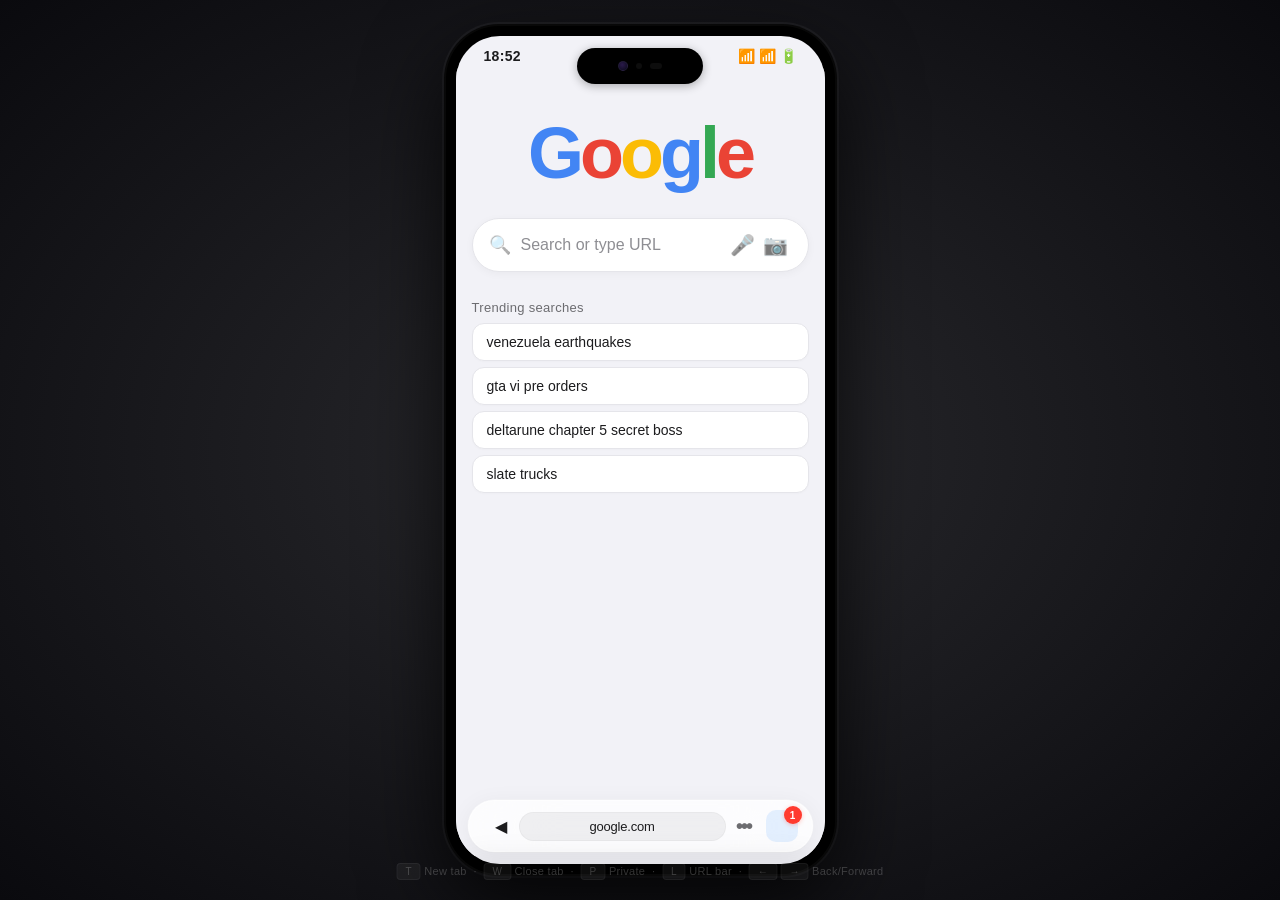
<file: index.html>
<!DOCTYPE html>
<html lang="en">
<head>
    <meta charset="UTF-8" />
    <meta name="viewport" content="width=device-width, initial-scale=1.0, maximum-scale=1.0, user-scalable=no" />
    <title>Safari iOS 26 Simulator</title>
    <link rel="stylesheet" href="style.css" />
</head>
<body>

    <!-- ==========================================
    IPHONE 16 PRO FRAME
    ========================================== -->
    <div class="iphone-frame">
        <div class="iphone-screen">

            <!-- Dynamic Island -->
            <div class="dynamic-island">
                <div class="camera-dot"></div>
                <div class="sensor-dot"></div>
                <div class="sensor-dot"></div>
            </div>

            <!-- ====================================
            STATUS BAR
            ==================================== -->
            <div class="status-bar">
                <span class="time" id="statusTime">10:31</span>
                <div class="status-icons">
                    <span>📶</span>
                    <span>📶</span>
                    <span>🔋</span>
                </div>
            </div>

            <!-- ====================================
            BROWSER CONTENT
            ==================================== -->
            <div class="browser-content" id="browserContent">

                <!-- ================================
                GOOGLE HOMEPAGE
                ================================ -->
                <div id="googlePage">
                    <!-- Google Logo -->
                    <div class="google-logo">
                        <span class="g">G</span>
                        <span class="o1">o</span>
                        <span class="o2">o</span>
                        <span class="g2">g</span>
                        <span class="l">l</span>
                        <span class="e">e</span>
                    </div>

                    <!-- Search Bar -->
                    <div class="search-bar">
                        <span class="search-icon">🔍</span>
                        <input type="text" class="search-input" id="searchInput" placeholder="Search or type URL" autocomplete="off" autocorrect="off" spellcheck="false" />
                        <button class="mic-btn" id="micBtn" aria-label="Voice search">🎤</button>
                        <button class="camera-btn" id="cameraBtn" aria-label="Camera search">📷</button>
                    </div>

                    <!-- Trending Searches -->
                    <div class="trending-section" id="trendingSection">
                        <div class="trending-label">Trending searches</div>
                        <!-- Trending items will be populated by JavaScript -->
                    </div>
                </div>

                <!-- ================================
                SEARCH RESULTS PAGE
                ================================ -->
                <div id="searchResultsPage">
                    <div class="results-header">
                        <button class="back-btn" id="backToGoogle">← Back</button>
                        <span class="results-label">Search Results</span>
                    </div>
                    <div id="resultsContainer">
                        <!-- Results will be populated by JavaScript -->
                    </div>
                </div>

                <!-- ================================
                WEBSITE CONTENT (Simulated)
                ================================ -->
                <div id="websiteContent">
                    <div class="website-header">
                        <button class="back-btn" id="backToGoogleFromSite">← Back</button>
                        <span class="website-label">Website</span>
                        <button class="back-btn" id="closeWebsite" style="margin-left:auto;">✕</button>
                    </div>
                    <div class="website-frame">
                        <div class="website-title" id="websiteTitle">Website Title</div>
                        <div class="website-url" id="websiteUrl">example.com</div>
                        <div class="website-content-placeholder">
                            <p>This is a simulated webpage. In a real Safari browser, this would display the actual website content.</p>
                            <p>The URL bar shows the current page address, and you can use the back button to return to search results or Google.</p>
                            <p>Try searching for something using the search bar above!</p>
                        </div>
                        <button class="website-close-btn" id="closeWebsiteBtn">Close</button>
                    </div>
                </div>

            </div><!-- /browser-content -->

            <!-- ====================================
            TOOLBAR - COMPACT LAYOUT (iOS 26)
            ==================================== -->
            <div class="toolbar-compact" id="compactToolbar">
                <div class="left-group">
                    <button class="icon-btn" id="compactBackBtn" aria-label="Back">◀</button>
                </div>
                <div class="url-pill" id="compactUrlBar">google.com</div>
                <div class="right-group">
                    <button class="icon-btn more-btn" id="compactMoreBtn" aria-label="More">•••</button>
                    <button class="icon-btn tabs-btn" id="compactTabsBtn" aria-label="Tabs">
                        <span id="compactTabBadge" class="tab-badge">1</span>
                        <span style="opacity:0;">0</span>
                    </button>
                </div>
            </div>

            <!-- ====================================
            TOOLBAR - BOTTOM LAYOUT (iOS 18 style)
            ==================================== -->
            <div class="toolbar-bottom" id="bottomToolbar">
                <button class="bottom-btn" id="bottomBackBtn" aria-label="Back">
                    <span class="icon">◀</span>
                    Back
                </button>
                <button class="bottom-btn" id="bottomForwardBtn" aria-label="Forward">
                    <span class="icon">▶</span>
                    Forward
                </button>
                <div class="bottom-url" id="bottomUrlBar">google.com</div>
                <button class="bottom-btn" id="bottomShareBtn" aria-label="Share">
                    <span class="icon">📤</span>
                    Share
                </button>
                <button class="bottom-btn" id="bottomBookmarksBtn" aria-label="Bookmarks">
                    <span class="icon">⭐</span>
                    Bookmarks
                </button>
                <button class="bottom-btn tabs-btn" id="bottomTabsBtn" aria-label="Tabs">
                    <span class="icon">🔲</span>
                    Tabs
                    <span id="bottomTabBadge" class="tab-badge">1</span>
                </button>
            </div>

            <!-- ====================================
            TOOLBAR - TOP LAYOUT
            ==================================== -->
            <div class="toolbar-top" id="topToolbar">
                <button class="top-btn" id="topBackBtn" aria-label="Back">◀</button>
                <button class="top-btn" id="topForwardBtn" aria-label="Forward">▶</button>
                <div class="top-url" id="topUrlBar">google.com</div>
                <button class="top-btn" id="topShareBtn" aria-label="Share">📤</button>
                <button class="top-btn" id="topBookmarksBtn" aria-label="Bookmarks">⭐</button>
                <button class="top-btn tabs-btn" id="topTabsBtn" aria-label="Tabs">
                    🔲
                    <span id="topTabBadge" class="tab-badge">1</span>
                </button>
            </div>

            <!-- ====================================
            TAB VIEW (Overlay)
            ==================================== -->
            <div class="tab-view-overlay" id="tabViewOverlay"></div>
            <div class="tab-view" id="tabView">
                <div class="tab-view-handle" id="tabViewHandle"></div>
                <div class="tab-view-header">
                    <span class="tab-view-title" id="tabViewTabCount">1 Tab</span>
                    <div class="tab-view-actions">
                        <button class="private-toggle" id="tabViewPrivateToggle">Private</button>
                        <button class="tab-view-close" id="tabViewCloseBtn">✕</button>
                    </div>
                </div>
                <div class="tab-cards-container" id="tabCardsContainer">
                    <!-- Tab cards will be rendered by JavaScript -->
                </div>
                <button class="tab-view-new-tab" id="tabViewNewTabBtn">+ New Tab</button>
            </div>

            <!-- ====================================
            MORE MENU (Compact layout)
            ==================================== -->
            <div class="more-menu-overlay" id="moreMenuOverlay"></div>
            <div class="more-menu" id="moreMenu">
                <button class="more-menu-item" data-action="new-tab">
                    <span class="menu-icon">➕</span> New Tab
                </button>
                <button class="more-menu-item" data-action="new-private-tab">
                    <span class="menu-icon">🔒</span> New Private Tab
                </button>
                <div class="more-menu-divider"></div>
                <button class="more-menu-item" data-action="bookmarks">
                    <span class="menu-icon">⭐</span> Bookmarks
                </button>
                <button class="more-menu-item" data-action="share">
                    <span class="menu-icon">📤</span> Share
                </button>
                <button class="more-menu-item" data-action="reader">
                    <span class="menu-icon">📖</span> Reader Mode
                </button>
                <button class="more-menu-item" data-action="translate">
                    <span class="menu-icon">🌐</span> Translate
                </button>
                <div class="more-menu-divider"></div>
                <button class="more-menu-item" data-action="settings">
                    <span class="menu-icon">⚙️</span> Settings
                </button>
            </div>

        </div><!-- /iphone-screen -->
    </div><!-- /iphone-frame -->

    <!-- ==========================================
    KEYBOARD SHORTCUTS HINT
    ========================================== -->
    <div class="keyboard-hint">
        <kbd>T</kbd> New tab &nbsp;·&nbsp; <kbd>W</kbd> Close tab &nbsp;·&nbsp; <kbd>P</kbd> Private &nbsp;·&nbsp; <kbd>L</kbd> URL bar &nbsp;·&nbsp; <kbd>←</kbd> <kbd>→</kbd> Back/Forward
    </div>

    <!-- ==========================================
    SCRIPTS
    ========================================== -->
    <script src="script.js"></script>

</body>
</html>
</file>
<file: style.css>
/**
 * style.css
 * Safari iOS 26 Simulator - Complete Styles
 * 
 * Based on iOS 26 Safari design:
 * - Liquid Glass effect (backdrop-blur, translucency)
 * - Floating pill-style URL bar
 * - Compact layout with bottom toolbar
 * - Dynamic Island
 * - Private browsing dark mode
 * - Smooth animations and transitions
 * - Responsive for iPhone 16 Pro dimensions
 */

/* ============================================
   RESET & BASE
   ============================================ */

* {
    margin: 0;
    padding: 0;
    box-sizing: border-box;
    -webkit-tap-highlight-color: transparent;
}

body {
    font-family: -apple-system, BlinkMacSystemFont, "SF Pro Display", "SF Pro Text", Helvetica, Arial, sans-serif;
    background: #1a1a1e;
    display: flex;
    justify-content: center;
    align-items: center;
    min-height: 100vh;
    margin: 0;
    padding: 20px;
    background-image: radial-gradient(ellipse at center, #2a2a2e 0%, #0a0a0e 100%);
}

/* ============================================
   IPHONE 16 PRO FRAME
   ============================================ */

.iphone-frame {
    width: 393px;
    height: 852px;
    background: #000;
    border-radius: 55px;
    padding: 12px;
    box-shadow: 
        0 30px 80px rgba(0, 0, 0, 0.8),
        0 0 0 2px rgba(255, 255, 255, 0.05),
        inset 0 0 0 2px rgba(255, 255, 255, 0.03);
    position: relative;
    flex-shrink: 0;
    user-select: none;
    -webkit-user-select: none;
}

.iphone-screen {
    width: 100%;
    height: 100%;
    border-radius: 44px;
    overflow: hidden;
    background: #f2f2f7;
    position: relative;
    transition: background 0.4s ease;
}

/* Private mode dark theme */
.iphone-screen.private-mode {
    background: #1a1a1e;
}

.iphone-screen.private-mode .browser-content {
    background: #1a1a1e;
}

.iphone-screen.private-mode .google-logo .g,
.iphone-screen.private-mode .google-logo .g2 {
    color: #8e8e93;
}

.iphone-screen.private-mode .google-logo .o1,
.iphone-screen.private-mode .google-logo .o2,
.iphone-screen.private-mode .google-logo .l,
.iphone-screen.private-mode .google-logo .e {
    color: #6c6c70;
}

.iphone-screen.private-mode .trending-label {
    color: #8e8e93;
}

.iphone-screen.private-mode .trending-item {
    color: #a8a8ae;
    background: rgba(255, 255, 255, 0.05);
}

.iphone-screen.private-mode .search-bar {
    background: rgba(255, 255, 255, 0.08);
    border: 1px solid rgba(255, 255, 255, 0.1);
}

.iphone-screen.private-mode .search-input {
    color: #e8e8ea;
}

.iphone-screen.private-mode .search-input::placeholder {
    color: #6c6c70;
}

.iphone-screen.private-mode .toolbar-compact {
    background: rgba(30, 30, 35, 0.85);
    border: 0.5px solid rgba(255, 255, 255, 0.06);
}

.iphone-screen.private-mode .toolbar-compact .url-pill {
    background: rgba(255, 255, 255, 0.06);
    color: #e8e8ea;
}

.iphone-screen.private-mode .toolbar-compact .icon-btn {
    color: #e8e8ea;
}

.iphone-screen.private-mode .toolbar-compact .icon-btn.tabs-btn {
    background: rgba(0, 122, 255, 0.15);
    color: #0a84ff;
}

.iphone-screen.private-mode .status-bar {
    color: #8e8e93;
}

.iphone-screen.private-mode .search-result {
    background: rgba(255, 255, 255, 0.04);
    border: 0.5px solid rgba(255, 255, 255, 0.06);
}

.iphone-screen.private-mode .search-result-title {
    color: #e8e8ea;
}

.iphone-screen.private-mode .search-result-url {
    color: #6c6c70;
}

.iphone-screen.private-mode .search-result-desc {
    color: #8e8e93;
}

/* ============================================
   DYNAMIC ISLAND
   ============================================ */

.dynamic-island {
    position: absolute;
    top: 12px;
    left: 50%;
    transform: translateX(-50%);
    width: 126px;
    height: 36px;
    background: #000;
    border-radius: 20px;
    z-index: 50;
    display: flex;
    align-items: center;
    justify-content: center;
    gap: 8px;
    box-shadow: 0 2px 10px rgba(0, 0, 0, 0.3);
}

.dynamic-island .camera-dot {
    width: 10px;
    height: 10px;
    background: radial-gradient(circle at 40% 35%, #2a1a4a, #0a0a1a);
    border-radius: 50%;
    border: 0.5px solid rgba(255, 255, 255, 0.05);
}

.dynamic-island .sensor-dot {
    width: 6px;
    height: 6px;
    background: rgba(255, 255, 255, 0.05);
    border-radius: 50%;
}

.dynamic-island .sensor-dot:nth-child(3) {
    width: 12px;
    height: 6px;
    border-radius: 3px;
}

/* ============================================
   STATUS BAR
   ============================================ */

.status-bar {
    display: flex;
    justify-content: space-between;
    padding: 12px 28px 4px;
    font-size: 14px;
    font-weight: 600;
    color: #1c1c1e;
    background: transparent;
    position: relative;
    z-index: 5;
    letter-spacing: 0.3px;
    font-variant-numeric: tabular-nums;
}

.status-bar .time {
    font-weight: 700;
}

.status-icons {
    display: flex;
    align-items: center;
    gap: 4px;
    font-size: 14px;
    letter-spacing: 0px;
}

/* ============================================
   BROWSER CONTENT
   ============================================ */

.browser-content {
    flex: 1;
    overflow-y: auto;
    padding: 4px 16px 100px;
    scroll-behavior: smooth;
    height: calc(100% - 40px);
    background: #f2f2f7;
}

.browser-content::-webkit-scrollbar {
    width: 3px;
}

.browser-content::-webkit-scrollbar-track {
    background: transparent;
}

.browser-content::-webkit-scrollbar-thumb {
    background: rgba(0, 0, 0, 0.12);
    border-radius: 10px;
}

/* ============================================
   GOOGLE HOMEPAGE
   ============================================ */

#googlePage {
    display: block;
    padding-top: 40px;
}

.google-logo {
    display: flex;
    justify-content: center;
    font-size: 72px;
    font-weight: 700;
    letter-spacing: -4px;
    margin-bottom: 24px;
    font-family: "SF Pro Display", -apple-system, sans-serif;
}

.google-logo .g {
    color: #4285f4;
}

.google-logo .o1 {
    color: #ea4335;
}

.google-logo .o2 {
    color: #fbbc05;
}

.google-logo .g2 {
    color: #4285f4;
}

.google-logo .l {
    color: #34a853;
}

.google-logo .e {
    color: #ea4335;
}

/* ============================================
   SEARCH BAR
   ============================================ */

.search-bar {
    display: flex;
    align-items: center;
    background: #ffffff;
    border: 1px solid #e5e5ea;
    border-radius: 28px;
    padding: 10px 16px;
    margin: 0 auto 20px;
    max-width: 340px;
    box-shadow: 0 2px 8px rgba(0, 0, 0, 0.04);
    transition: all 0.2s ease;
}

.search-bar:focus-within {
    border-color: #007aff;
    box-shadow: 0 2px 12px rgba(0, 122, 255, 0.12);
}

.search-bar .search-icon {
    font-size: 18px;
    opacity: 0.5;
    margin-right: 10px;
    flex-shrink: 0;
}

.search-bar .search-input {
    flex: 1;
    border: none;
    outline: none;
    font-size: 16px;
    font-family: inherit;
    color: #1c1c1e;
    background: transparent;
    min-width: 0;
}

.search-bar .search-input::placeholder {
    color: #8e8e93;
}

.search-bar .mic-btn,
.search-bar .camera-btn {
    background: none;
    border: none;
    font-size: 20px;
    cursor: pointer;
    padding: 4px;
    opacity: 0.6;
    transition: opacity 0.2s;
    flex-shrink: 0;
}

.search-bar .mic-btn:hover,
.search-bar .camera-btn:hover {
    opacity: 1;
}

.search-bar .mic-btn:active,
.search-bar .camera-btn:active {
    transform: scale(0.9);
}

/* ============================================
   TRENDING SEARCHES
   ============================================ */

.trending-section {
    max-width: 340px;
    margin: 0 auto;
    padding: 8px 0;
}

.trending-label {
    font-size: 13px;
    font-weight: 500;
    color: #6c6c70;
    margin-bottom: 8px;
    letter-spacing: 0.3px;
}

.trending-item {
    padding: 10px 14px;
    background: #ffffff;
    border-radius: 12px;
    margin-bottom: 6px;
    font-size: 14px;
    font-weight: 400;
    color: #1c1c1e;
    cursor: pointer;
    transition: all 0.15s ease;
    border: 0.5px solid #e5e5ea;
    box-shadow: 0 1px 2px rgba(0, 0, 0, 0.02);
}

.trending-item:active {
    background: #007aff;
    color: #fff;
    transform: scale(0.98);
    border-color: #007aff;
}

.trending-item:first-of-type {
    margin-top: 4px;
}

/* ============================================
   SEARCH RESULTS
   ============================================ */

#searchResultsPage {
    display: none;
    padding-top: 12px;
}

.results-header {
    display: flex;
    align-items: center;
    gap: 12px;
    margin-bottom: 16px;
}

.results-header .back-btn {
    background: none;
    border: none;
    font-size: 20px;
    cursor: pointer;
    color: #007aff;
    padding: 4px 8px;
    font-weight: 500;
}

.results-header .back-btn:active {
    opacity: 0.6;
}

.results-header .results-label {
    font-size: 16px;
    font-weight: 500;
    color: #1c1c1e;
}

#resultsContainer {
    display: flex;
    flex-direction: column;
    gap: 12px;
}

.search-result {
    padding: 14px 16px;
    background: #ffffff;
    border-radius: 12px;
    border: 0.5px solid #e5e5ea;
    cursor: pointer;
    transition: all 0.15s ease;
}

.search-result:active {
    transform: scale(0.98);
    background: #f8f9fa;
}

.search-result-title {
    font-size: 16px;
    font-weight: 500;
    color: #1c1c1e;
    margin-bottom: 4px;
}

.search-result-url {
    font-size: 12px;
    color: #34a853;
    margin-bottom: 4px;
    word-break: break-all;
}

.search-result-desc {
    font-size: 13px;
    color: #6c6c70;
    line-height: 1.5;
}

.no-results {
    text-align: center;
    padding: 40px 20px;
}

.no-results-icon {
    font-size: 48px;
    margin-bottom: 12px;
}

.no-results-title {
    font-size: 18px;
    font-weight: 600;
    color: #1c1c1e;
    margin-bottom: 4px;
}

.no-results-text {
    font-size: 14px;
    color: #6c6c70;
}

/* ============================================
   WEBSITE CONTENT (Simulated)
   ============================================ */

#websiteContent {
    display: none;
    padding-top: 12px;
}

.website-header {
    display: flex;
    align-items: center;
    gap: 12px;
    margin-bottom: 16px;
}

.website-header .back-btn {
    background: none;
    border: none;
    font-size: 20px;
    cursor: pointer;
    color: #007aff;
    padding: 4px 8px;
}

.website-header .back-btn:active {
    opacity: 0.6;
}

.website-header .website-label {
    font-size: 14px;
    color: #6c6c70;
}

.website-frame {
    background: #ffffff;
    border-radius: 16px;
    border: 0.5px solid #e5e5ea;
    padding: 24px 20px;
    min-height: 200px;
}

.website-title {
    font-size: 20px;
    font-weight: 600;
    color: #1c1c1e;
    margin-bottom: 8px;
}

.website-url {
    font-size: 13px;
    color: #34a853;
    margin-bottom: 16px;
    word-break: break-all;
}

.website-content-placeholder {
    font-size: 14px;
    color: #6c6c70;
    line-height: 1.8;
}

.website-content-placeholder p {
    margin-bottom: 12px;
}

.website-close-btn {
    display: inline-block;
    margin-top: 16px;
    padding: 8px 20px;
    background: #007aff;
    color: #fff;
    border: none;
    border-radius: 10px;
    font-size: 14px;
    font-weight: 500;
    cursor: pointer;
    transition: opacity 0.15s;
    font-family: inherit;
}

.website-close-btn:active {
    opacity: 0.7;
}

/* ============================================
   TOOLBAR - COMPACT LAYOUT (Default iOS 26)
   ============================================ */

.toolbar-compact {
    position: absolute;
    bottom: 12px;
    left: 12px;
    right: 12px;
    background: rgba(255, 255, 255, 0.78);
    backdrop-filter: blur(40px) saturate(1.5);
    -webkit-backdrop-filter: blur(40px) saturate(1.5);
    border-radius: 34px;
    padding: 8px 14px;
    display: none;
    align-items: center;
    justify-content: space-between;
    box-shadow: 
        0 4px 24px rgba(0, 0, 0, 0.06),
        0 1px 2px rgba(0, 0, 0, 0.02),
        0 0 0 0.5px rgba(255, 255, 255, 0.6);
    border: 0.5px solid rgba(255, 255, 255, 0.5);
    height: 52px;
    z-index: 10;
    transition: all 0.35s cubic-bezier(0.25, 0.46, 0.45, 0.94);
}

.toolbar-compact.active {
    display: flex;
}

.toolbar-compact.collapsed {
    height: 38px;
    padding: 4px 12px;
    border-radius: 24px;
    backdrop-filter: blur(50px) saturate(1.8);
    -webkit-backdrop-filter: blur(50px) saturate(1.8);
    box-shadow: 0 2px 12px rgba(0, 0, 0, 0.04);
    bottom: 10px;
    left: 16px;
    right: 16px;
}

.toolbar-compact .left-group,
.toolbar-compact .right-group {
    display: flex;
    align-items: center;
    gap: 4px;
}

.toolbar-compact .url-pill {
    flex: 1;
    background: rgba(120, 120, 128, 0.10);
    border-radius: 22px;
    padding: 6px 14px;
    font-size: 13px;
    font-weight: 500;
    color: #1c1c1e;
    text-align: center;
    white-space: nowrap;
    overflow: hidden;
    text-overflow: ellipsis;
    min-width: 0;
    border: 0.5px solid rgba(0, 0, 0, 0.03);
    transition: all 0.35s ease;
    letter-spacing: -0.2px;
    cursor: pointer;
}

.toolbar-compact .url-pill:active {
    background: rgba(120, 120, 128, 0.18);
}

.toolbar-compact.collapsed .url-pill {
    font-size: 11px;
    padding: 4px 10px;
    border-radius: 18px;
    background: rgba(120, 120, 128, 0.06);
}

.toolbar-compact .icon-btn {
    background: none;
    border: none;
    width: 36px;
    height: 36px;
    border-radius: 50%;
    display: flex;
    align-items: center;
    justify-content: center;
    font-size: 16px;
    color: #1c1c1e;
    cursor: pointer;
    transition: all 0.15s ease;
    flex-shrink: 0;
}

.toolbar-compact .icon-btn:active {
    background: rgba(0, 0, 0, 0.06);
    transform: scale(0.90);
}

.toolbar-compact .icon-btn:disabled {
    opacity: 0.3;
    cursor: not-allowed;
    transform: none;
}

.toolbar-compact .icon-btn.more-btn {
    font-size: 20px;
    font-weight: 700;
    letter-spacing: -2px;
    color: #6c6c70;
}

.toolbar-compact .icon-btn.tabs-btn {
    background: rgba(0, 122, 255, 0.10);
    font-weight: 600;
    font-size: 14px;
    color: #007aff;
    width: 32px;
    height: 32px;
    border-radius: 10px;
    transition: all 0.15s ease;
    position: relative;
}

.toolbar-compact .icon-btn.tabs-btn:active {
    background: rgba(0, 122, 255, 0.20);
    transform: scale(0.90);
}

.toolbar-compact .tab-badge {
    position: absolute;
    top: -4px;
    right: -4px;
    background: #ff3b30;
    color: #fff;
    font-size: 10px;
    font-weight: 700;
    width: 18px;
    height: 18px;
    border-radius: 50%;
    display: flex;
    align-items: center;
    justify-content: center;
    box-shadow: 0 1px 4px rgba(255, 59, 48, 0.3);
}

/* ============================================
   TOOLBAR - BOTTOM LAYOUT (iOS 18 style)
   ============================================ */

.toolbar-bottom {
    position: absolute;
    bottom: 0;
    left: 0;
    right: 0;
    background: rgba(255, 255, 255, 0.85);
    backdrop-filter: blur(30px) saturate(1.4);
    -webkit-backdrop-filter: blur(30px) saturate(1.4);
    border-top: 0.5px solid rgba(0, 0, 0, 0.04);
    padding: 6px 12px 12px;
    display: none;
    align-items: center;
    justify-content: space-around;
    z-index: 10;
}

.toolbar-bottom.active {
    display: flex;
}

.toolbar-bottom .bottom-btn {
    background: none;
    border: none;
    display: flex;
    flex-direction: column;
    align-items: center;
    gap: 1px;
    font-size: 10px;
    color: #6c6c70;
    cursor: pointer;
    padding: 4px 8px;
    border-radius: 8px;
    transition: all 0.15s ease;
    font-weight: 500;
    font-family: inherit;
    position: relative;
}

.toolbar-bottom .bottom-btn .icon {
    font-size: 20px;
    line-height: 1.2;
}

.toolbar-bottom .bottom-btn:active {
    background: rgba(0, 0, 0, 0.04);
    transform: scale(0.95);
}

.toolbar-bottom .bottom-btn:disabled {
    opacity: 0.3;
    cursor: not-allowed;
}

.toolbar-bottom .bottom-btn .tab-badge {
    position: absolute;
    top: -2px;
    right: -2px;
    background: #ff3b30;
    color: #fff;
    font-size: 9px;
    font-weight: 700;
    width: 16px;
    height: 16px;
    border-radius: 50%;
    display: flex;
    align-items: center;
    justify-content: center;
}

.toolbar-bottom .bottom-url {
    flex: 1;
    background: rgba(120, 120, 128, 0.08);
    border-radius: 20px;
    padding: 6px 14px;
    font-size: 12px;
    font-weight: 500;
    color: #1c1c1e;
    text-align: center;
    white-space: nowrap;
    overflow: hidden;
    text-overflow: ellipsis;
    min-width: 0;
    margin: 0 4px;
    cursor: pointer;
}

/* ============================================
   TOOLBAR - TOP LAYOUT
   ============================================ */

.toolbar-top {
    position: absolute;
    top: 0;
    left: 0;
    right: 0;
    background: rgba(255, 255, 255, 0.85);
    backdrop-filter: blur(30px) saturate(1.4);
    -webkit-backdrop-filter: blur(30px) saturate(1.4);
    border-bottom: 0.5px solid rgba(0, 0, 0, 0.04);
    padding: 8px 12px 8px;
    display: none;
    align-items: center;
    gap: 8px;
    z-index: 10;
    padding-top: 48px;
}

.toolbar-top.active {
    display: flex;
}

.toolbar-top .top-btn {
    background: none;
    border: none;
    font-size: 18px;
    color: #1c1c1e;
    cursor: pointer;
    padding: 4px 6px;
    border-radius: 6px;
    transition: all 0.15s ease;
    flex-shrink: 0;
}

.toolbar-top .top-btn:active {
    background: rgba(0, 0, 0, 0.04);
    transform: scale(0.95);
}

.toolbar-top .top-btn:disabled {
    opacity: 0.3;
    cursor: not-allowed;
}

.toolbar-top .top-url {
    flex: 1;
    background: rgba(120, 120, 128, 0.08);
    border-radius: 20px;
    padding: 6px 14px;
    font-size: 13px;
    font-weight: 500;
    color: #1c1c1e;
    text-align: center;
    white-space: nowrap;
    overflow: hidden;
    text-overflow: ellipsis;
    min-width: 0;
    cursor: pointer;
}

.toolbar-top .top-btn.tabs-btn {
    position: relative;
}

.toolbar-top .top-btn .tab-badge {
    position: absolute;
    top: -4px;
    right: -4px;
    background: #ff3b30;
    color: #fff;
    font-size: 9px;
    font-weight: 700;
    width: 16px;
    height: 16px;
    border-radius: 50%;
    display: flex;
    align-items: center;
    justify-content: center;
}

/* ============================================
   TAB VIEW (Overlay)
   ============================================ */

.tab-view-overlay {
    position: absolute;
    inset: 0;
    background: rgba(0, 0, 0, 0.4);
    backdrop-filter: blur(12px);
    -webkit-backdrop-filter: blur(12px);
    z-index: 30;
    opacity: 0;
    transition: opacity 0.35s ease;
    pointer-events: none;
    border-radius: 44px;
    overflow: hidden;
}

.tab-view-overlay.active {
    opacity: 1;
    pointer-events: auto;
}

.tab-view {
    position: absolute;
    bottom: 0;
    left: 0;
    right: 0;
    max-height: 85%;
    background: rgba(255, 255, 255, 0.92);
    backdrop-filter: blur(50px) saturate(1.4);
    -webkit-backdrop-filter: blur(50px) saturate(1.4);
    border-radius: 24px 24px 0 0;
    padding: 16px 16px 30px;
    box-shadow: 0 -4px 32px rgba(0, 0, 0, 0.08);
    border-top: 0.5px solid rgba(255, 255, 255, 0.5);
    z-index: 31;
    transform: translateY(100%);
    transition: transform 0.4s cubic-bezier(0.34, 1.56, 0.64, 1);
    overflow: hidden;
}

.tab-view.active {
    transform: translateY(0);
}

.tab-view-handle {
    width: 36px;
    height: 4px;
    background: rgba(0, 0, 0, 0.12);
    border-radius: 2px;
    margin: 0 auto 12px;
    cursor: pointer;
}

.tab-view-header {
    display: flex;
    justify-content: space-between;
    align-items: center;
    margin-bottom: 16px;
    padding-bottom: 12px;
    border-bottom: 0.5px solid rgba(0, 0, 0, 0.04);
}

.tab-view-header .tab-view-title {
    font-size: 18px;
    font-weight: 700;
    color: #1c1c1e;
}

.tab-view-header .tab-view-actions {
    display: flex;
    align-items: center;
    gap: 12px;
}

.tab-view-header .tab-view-actions button {
    background: none;
    border: none;
    font-size: 14px;
    font-weight: 600;
    color: #007aff;
    cursor: pointer;
    padding: 4px 10px;
    border-radius: 8px;
    transition: background 0.15s;
    font-family: inherit;
}

.tab-view-header .tab-view-actions button:active {
    background: rgba(0, 122, 255, 0.08);
}

.tab-view-header .tab-view-actions button.private-toggle {
    color: #6c6c70;
}

.tab-view-header .tab-view-actions button.private-toggle.active {
    color: #007aff;
}

.tab-view-header .tab-view-close {
    background: none;
    border: none;
    font-size: 20px;
    color: #6c6c70;
    cursor: pointer;
    padding: 4px;
    border-radius: 50%;
    width: 32px;
    height: 32px;
    display: flex;
    align-items: center;
    justify-content: center;
    transition: background 0.15s;
}

.tab-view-header .tab-view-close:active {
    background: rgba(0, 0, 0, 0.04);
}

.tab-cards-container {
    display: flex;
    flex-direction: column;
    gap: 8px;
    max-height: 400px;
    overflow-y: auto;
    padding-right: 4px;
}

.tab-cards-container::-webkit-scrollbar {
    width: 3px;
}

.tab-cards-container::-webkit-scrollbar-track {
    background: transparent;
}

.tab-cards-container::-webkit-scrollbar-thumb {
    background: rgba(0, 0, 0, 0.08);
    border-radius: 10px;
}

.tab-card {
    padding: 12px 14px;
    background: rgba(255, 255, 255, 0.5);
    border-radius: 14px;
    border: 0.5px solid rgba(0, 0, 0, 0.04);
    display: flex;
    justify-content: space-between;
    align-items: center;
    cursor: pointer;
    transition: all 0.2s ease;
}

.tab-card.active {
    background: #ffffff;
    border: 0.5px solid rgba(0, 122, 255, 0.15);
    box-shadow: 0 2px 8px rgba(0, 0, 0, 0.04);
}

.tab-card:active {
    transform: scale(0.98);
}

.tab-card-info {
    display: flex;
    align-items: center;
    gap: 10px;
    overflow: hidden;
    flex: 1;
    min-width: 0;
}

.tab-card-icon {
    font-size: 14px;
    color: #6c6c70;
    flex-shrink: 0;
}

.tab-card.active .tab-card-icon {
    color: #007aff;
}

.tab-card-title {
    font-size: 14px;
    font-weight: 500;
    color: #1c1c1e;
    white-space: nowrap;
    overflow: hidden;
    text-overflow: ellipsis;
}

.tab-card-url {
    font-size: 11px;
    color: #6c6c70;
    white-space: nowrap;
    overflow: hidden;
    text-overflow: ellipsis;
    margin-left: 4px;
}

.tab-card-close {
    background: none;
    border: none;
    font-size: 14px;
    color: #8e8e93;
    cursor: pointer;
    padding: 4px 8px;
    border-radius: 6px;
    transition: background 0.15s;
    flex-shrink: 0;
}

.tab-card-close:active {
    background: rgba(0, 0, 0, 0.04);
}

.tab-view-new-tab {
    width: 100%;
    padding: 14px;
    background: rgba(0, 122, 255, 0.06);
    border: 1.5px dashed rgba(0, 122, 255, 0.2);
    border-radius: 14px;
    font-size: 15px;
    font-weight: 600;
    color: #007aff;
    cursor: pointer;
    margin-top: 12px;
    transition: all 0.15s;
    font-family: inherit;
}

.tab-view-new-tab:active {
    background: rgba(0, 122, 255, 0.10);
    transform: scale(0.98);
}

/* ============================================
   MORE MENU (Compact layout)
   ============================================ */

.more-menu-overlay {
    position: absolute;
    inset: 0;
    background: rgba(0, 0, 0, 0.2);
    z-index: 15;
    opacity: 0;
    transition: opacity 0.25s ease;
    pointer-events: none;
    border-radius: 44px;
    overflow: hidden;
}

.more-menu-overlay.active {
    opacity: 1;
    pointer-events: auto;
}

.more-menu {
    position: absolute;
    bottom: 70px;
    right: 16px;
    min-width: 200px;
    background: rgba(255, 255, 255, 0.95);
    backdrop-filter: blur(40px) saturate(1.4);
    -webkit-backdrop-filter: blur(40px) saturate(1.4);
    border-radius: 14px;
    padding: 6px 0;
    box-shadow: 0 8px 32px rgba(0, 0, 0, 0.12);
    border: 0.5px solid rgba(255, 255, 255, 0.5);
    z-index: 16;
    opacity: 0;
    transform: translateY(8px) scale(0.95);
    transition: all 0.2s ease;
    pointer-events: none;
}

.more-menu.active {
    opacity: 1;
    transform: translateY(0) scale(1);
    pointer-events: auto;
}

.more-menu-item {
    padding: 10px 16px;
    display: flex;
    align-items: center;
    gap: 12px;
    cursor: pointer;
    transition: background 0.15s;
    font-size: 14px;
    color: #1c1c1e;
    font-family: inherit;
    background: none;
    border: none;
    width: 100%;
    text-align: left;
}

.more-menu-item:active {
    background: rgba(0, 0, 0, 0.04);
}

.more-menu-item .menu-icon {
    font-size: 18px;
    width: 24px;
    text-align: center;
}

.more-menu-divider {
    height: 0.5px;
    background: rgba(0, 0, 0, 0.04);
    margin: 4px 12px;
}

/* ============================================
   TOAST NOTIFICATION
   ============================================ */

.toast-notification {
    position: absolute;
    bottom: 100px;
    left: 50%;
    transform: translateX(-50%);
    background: rgba(0, 0, 0, 0.8);
    backdrop-filter: blur(10px);
    -webkit-backdrop-filter: blur(10px);
    color: #fff;
    padding: 10px 20px;
    border-radius: 12px;
    font-size: 14px;
    font-weight: 500;
    z-index: 100;
    max-width: 90%;
    text-align: center;
    pointer-events: none;
    box-shadow: 0 4px 20px rgba(0, 0, 0, 0.3);
    border: 0.5px solid rgba(255, 255, 255, 0.1);
    animation: toastFadeIn 0.3s ease;
}

@keyframes toastFadeIn {
    0% {
        opacity: 0;
        transform: translateX(-50%) translateY(10px) scale(0.95);
    }
    100% {
        opacity: 1;
        transform: translateX(-50%) translateY(0) scale(1);
    }
}

/* ============================================
   KEYBOARD SHORTCUTS HINT
   ============================================ */

.keyboard-hint {
    position: fixed;
    bottom: 20px;
    left: 50%;
    transform: translateX(-50%);
    font-size: 11px;
    color: rgba(255, 255, 255, 0.2);
    text-align: center;
    pointer-events: none;
    font-family: -apple-system, BlinkMacSystemFont, sans-serif;
    letter-spacing: 0.3px;
    z-index: 1;
}

.keyboard-hint kbd {
    display: inline-block;
    padding: 2px 8px;
    background: rgba(255, 255, 255, 0.05);
    border-radius: 4px;
    border: 0.5px solid rgba(255, 255, 255, 0.05);
    font-size: 10px;
    font-family: inherit;
}

/* ============================================
   RESPONSIVE
   ============================================ */

@media (max-width: 430px) {
    .iphone-frame {
        width: 100%;
        height: 100vh;
        max-height: 100vh;
        border-radius: 0;
        padding: 0;
        box-shadow: none;
    }

    .iphone-screen {
        border-radius: 0;
    }

    .dynamic-island {
        top: 8px;
        width: 110px;
        height: 32px;
        border-radius: 16px;
    }

    .dynamic-island .camera-dot {
        width: 8px;
        height: 8px;
    }

    .dynamic-island .sensor-dot {
        width: 4px;
        height: 4px;
    }

    .tab-view-overlay,
    .more-menu-overlay {
        border-radius: 0;
    }

    body {
        padding: 0;
        background: #000;
    }

    .keyboard-hint {
        display: none;
    }
}

@media (max-height: 700px) {
    .iphone-frame {
        height: 100vh;
        max-height: 100vh;
        border-radius: 0;
        padding: 0;
    }

    .iphone-screen {
        border-radius: 0;
    }

    .dynamic-island {
        top: 4px;
        width: 100px;
        height: 28px;
        border-radius: 14px;
    }

    .dynamic-island .camera-dot {
        width: 6px;
        height: 6px;
    }

    .dynamic-island .sensor-dot {
        width: 4px;
        height: 4px;
    }

    .tab-view-overlay,
    .more-menu-overlay {
        border-radius: 0;
    }

    body {
        padding: 0;
        background: #000;
    }

    .google-logo {
        font-size: 48px;
        margin-bottom: 16px;
    }

    .search-bar {
        padding: 8px 14px;
        max-width: 280px;
    }

    .search-bar .search-input {
        font-size: 14px;
    }

    .trending-section {
        max-width: 280px;
    }

    .keyboard-hint {
        display: none;
    }
}

@media (max-height: 600px) {
    .google-logo {
        font-size: 36px;
        margin-bottom: 12px;
    }

    .search-bar {
        padding: 6px 12px;
        max-width: 240px;
        border-radius: 20px;
    }

    .search-bar .search-input {
        font-size: 13px;
    }

    .trending-item {
        padding: 6px 12px;
        font-size: 12px;
    }

    .trending-label {
        font-size: 11px;
    }

    .browser-content {
        padding: 4px 12px 80px;
    }
}

@media (prefers-color-scheme: dark) {
    body {
        background: #0a0a0e;
    }
}
</file>
